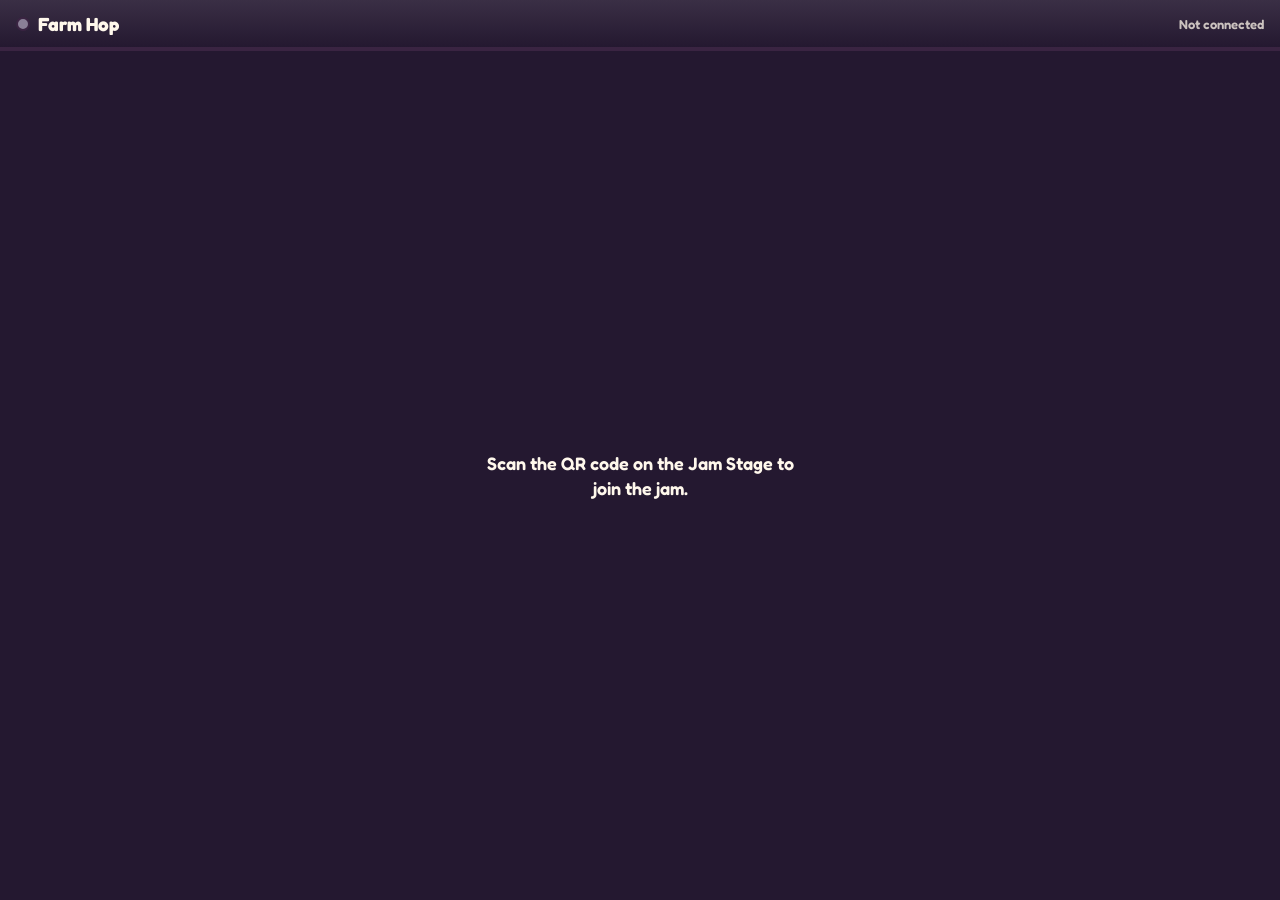
<file: remote/index.html>
<!doctype html>
<html lang="en">
<head>
<meta charset="utf-8">
<meta name="viewport" content="width=device-width, initial-scale=1, maximum-scale=1, user-scalable=no, viewport-fit=cover">
<meta name="robots" content="noindex">
<meta name="theme-color" content="#241830">
<title>Farm Hop Jam</title>
<link rel="icon" href="../icon.svg" type="image/svg+xml">
<link rel="apple-touch-icon" href="https://farmhop.fun/apple-touch-icon.png">
<!-- the picture and words shown when someone shares a link in Messages, WhatsApp and the like -->
<meta property="og:type" content="website">
<meta property="og:site_name" content="Farm Hop">
<meta property="og:title" content="Come play Farm Hop with me!">
<meta property="og:description" content="Tap to join my game of Betty Lou's Farm Hop.">
<meta property="og:url" content="https://farmhop.fun/remote/">
<meta property="og:image" content="https://farmhop.fun/share.png">
<meta property="og:image:width" content="1200">
<meta property="og:image:height" content="630">
<meta property="og:image:alt" content="Betty Lou's farm, with the Farm Hop! logo">
<meta name="twitter:card" content="summary_large_image">
<link rel="preconnect" href="https://fonts.googleapis.com">
<link rel="preconnect" href="https://fonts.gstatic.com" crossorigin>
<link href="https://fonts.googleapis.com/css2?family=Fredoka:wght@500;600;700&family=Noto+Sans+SC:wght@500;700&display=swap" rel="stylesheet">
<link rel="stylesheet" href="remote.css">
</head>
<body>
<header class="bar">
  <div class="who"><span id="dot" class="dot"></span><span id="whoName">Farm Hop</span></div>
  <span id="status" class="status" role="status"></span>
  <button id="changeBtn" class="chip" hidden></button>
</header>

<main>
  <p id="msg" class="msg" hidden></p>

  <section id="picker" hidden>
    <h2 id="pickTitle"></h2>
    <div id="pickGrid"></div>
  </section>

  <section id="hop" hidden>
    <p id="hopState" class="hopState"></p>
    <div id="hopPad" class="hopPad"><span class="hopArrow">&#x25B2;</span><small id="hopHint"></small></div>
    <button id="dashBtn" class="dashBtn" hidden><span>&#x25B2;&#x25B2;</span><b id="dashN"></b><small id="dashCd"></small></button>
    <div class="hopKeys">
      <button class="round" data-dx="-1" data-dr="0">&#x25C0;</button>
      <button class="round" data-dx="0" data-dr="-1">&#x25BC;</button>
      <button class="round" data-dx="1" data-dr="0">&#x25B6;</button>
    </div>
  </section>

  <section id="deck" hidden>
    <div class="play">
      <div id="pads" class="pads"></div>
      <div id="drums" class="pads drums" hidden></div>
      <label id="susRow" class="sus"><span id="susLabel"></span><input id="sus" type="range" min="0" max="100" step="5"></label>
    </div>
    <aside class="side">
      <button id="instBtn" class="round inst" hidden></button>
      <button id="octUp" class="round">+</button>
      <div class="oct"><b id="octN">0</b><small id="octLabel"></small></div>
      <button id="octDown" class="round">&minus;</button>
    </aside>
  </section>
</main>

<script src="../relay-config.js"></script>
<script type="module" src="remote.js"></script>
</body>
</html>
</file>
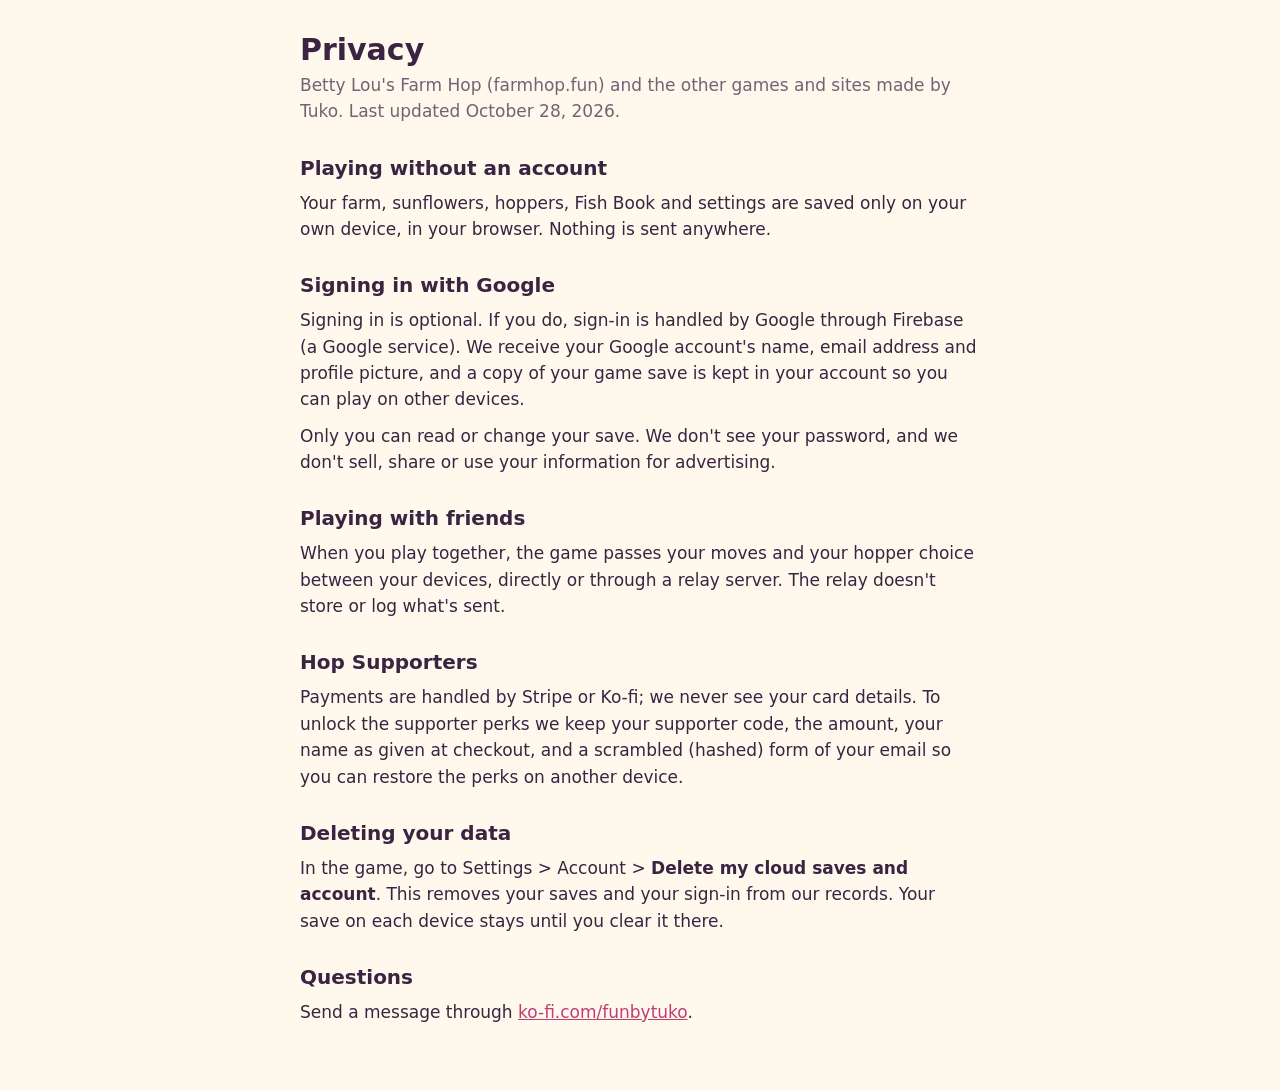
<file: privacy.html>
<!doctype html>
<html lang="en">
<head>
<meta charset="utf-8">
<meta name="viewport" content="width=device-width,initial-scale=1">
<title>Privacy · Betty Lou's Farm Hop</title>
<link rel="icon" href="icon.svg">
<style>
  :root { --ink: #3a2442; --cream: #fff8ec; --pink: #ff5f9e; }
  body { margin: 0; background: var(--cream); color: var(--ink); font: 17px/1.55 system-ui, -apple-system, "Segoe UI", sans-serif; }
  main { max-width: 680px; margin: 0 auto; padding: 32px 16px 56px; }
  h1 { font-size: 30px; line-height: 1.2; margin: 0 0 4px; }
  h2 { font-size: 20px; margin: 28px 0 6px; }
  p, li { margin: 0 0 10px; }
  .sub { opacity: .7; margin-bottom: 24px; }
  a { color: #c23d78; }
</style>
</head>
<body>
<main>
  <h1>Privacy</h1>
  <p class="sub">Betty Lou's Farm Hop (farmhop.fun) and the other games and sites made by Tuko. Last updated October 28, 2026.</p>

  <h2>Playing without an account</h2>
  <p>Your farm, sunflowers, hoppers, Fish Book and settings are saved only on your own device, in your browser. Nothing is sent anywhere.</p>

  <h2>Signing in with Google</h2>
  <p>Signing in is optional. If you do, sign-in is handled by Google through Firebase (a Google service). We receive your Google account's name, email address and profile picture, and a copy of your game save is kept in your account so you can play on other devices.</p>
  <p>Only you can read or change your save. We don't see your password, and we don't sell, share or use your information for advertising.</p>

  <h2>Playing with friends</h2>
  <p>When you play together, the game passes your moves and your hopper choice between your devices, directly or through a relay server. The relay doesn't store or log what's sent.</p>

  <h2>Hop Supporters</h2>
  <p>Payments are handled by Stripe or Ko-fi; we never see your card details. To unlock the supporter perks we keep your supporter code, the amount, your name as given at checkout, and a scrambled (hashed) form of your email so you can restore the perks on another device.</p>

  <h2>Deleting your data</h2>
  <p>In the game, go to Settings &gt; Account &gt; <b>Delete my cloud saves and account</b>. This removes your saves and your sign-in from our records. Your save on each device stays until you clear it there.</p>

  <h2>Questions</h2>
  <p>Send a message through <a href="https://ko-fi.com/funbytuko">ko-fi.com/funbytuko</a>.</p>
</main>
</body>
</html>
</file>
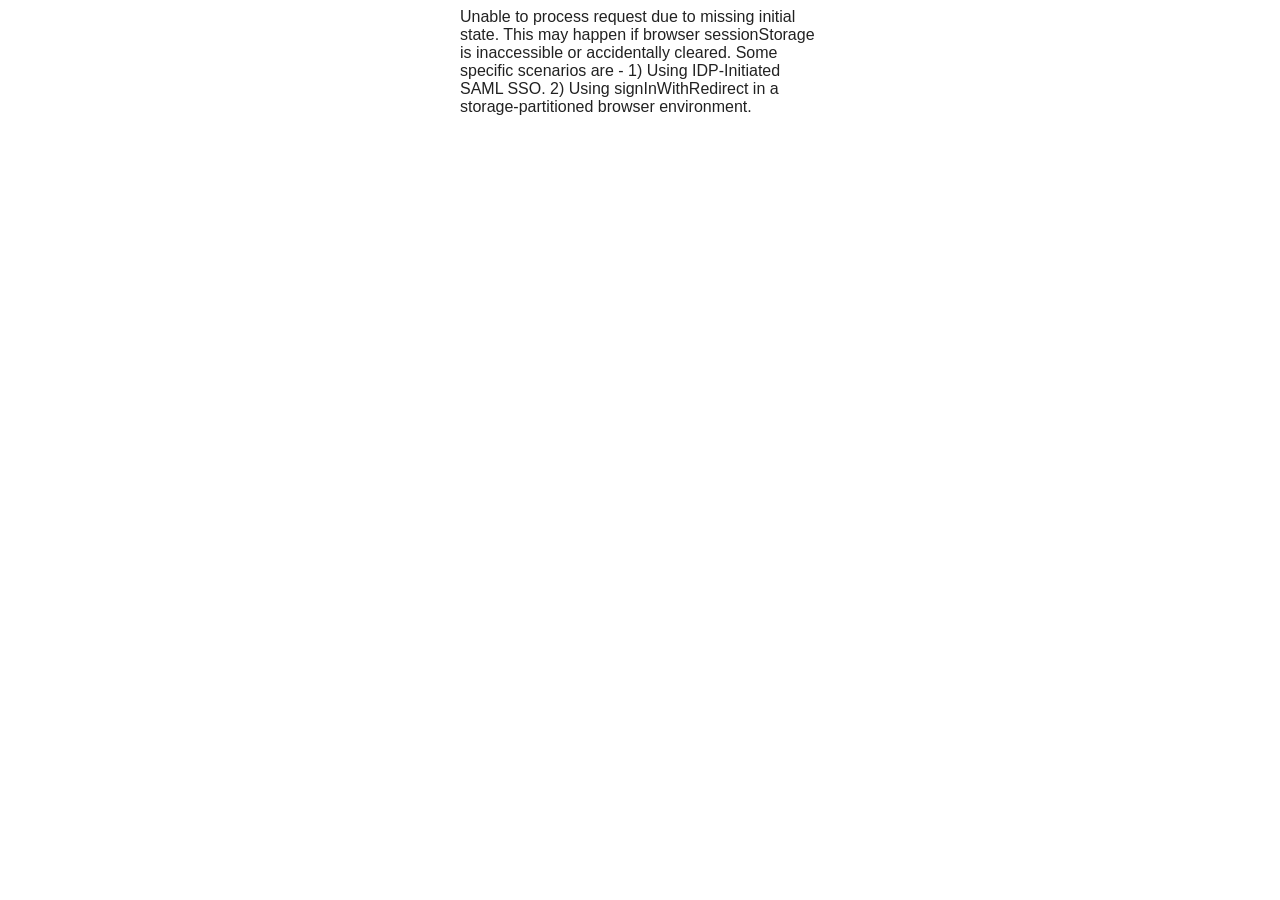
<file: __/auth/handler.html>
<!DOCTYPE html>
<html>
<head>
<meta name=viewport content="width=device-width, initial-scale=1">
<meta http-equiv="Content-Type" content="text/html; charset=utf-8">
<script type="text/javascript" src="experiments.js"></script>
<script type="text/javascript" src="handler.js"></script>
<script type="text/javascript" nonce="firebase-auth-helper">
var POST_BODY = '{{POST_BODY}}';
fireauth.oauthhelper.widget.initialize();
</script>
</head>
<body>
</body>
</html>
</file>
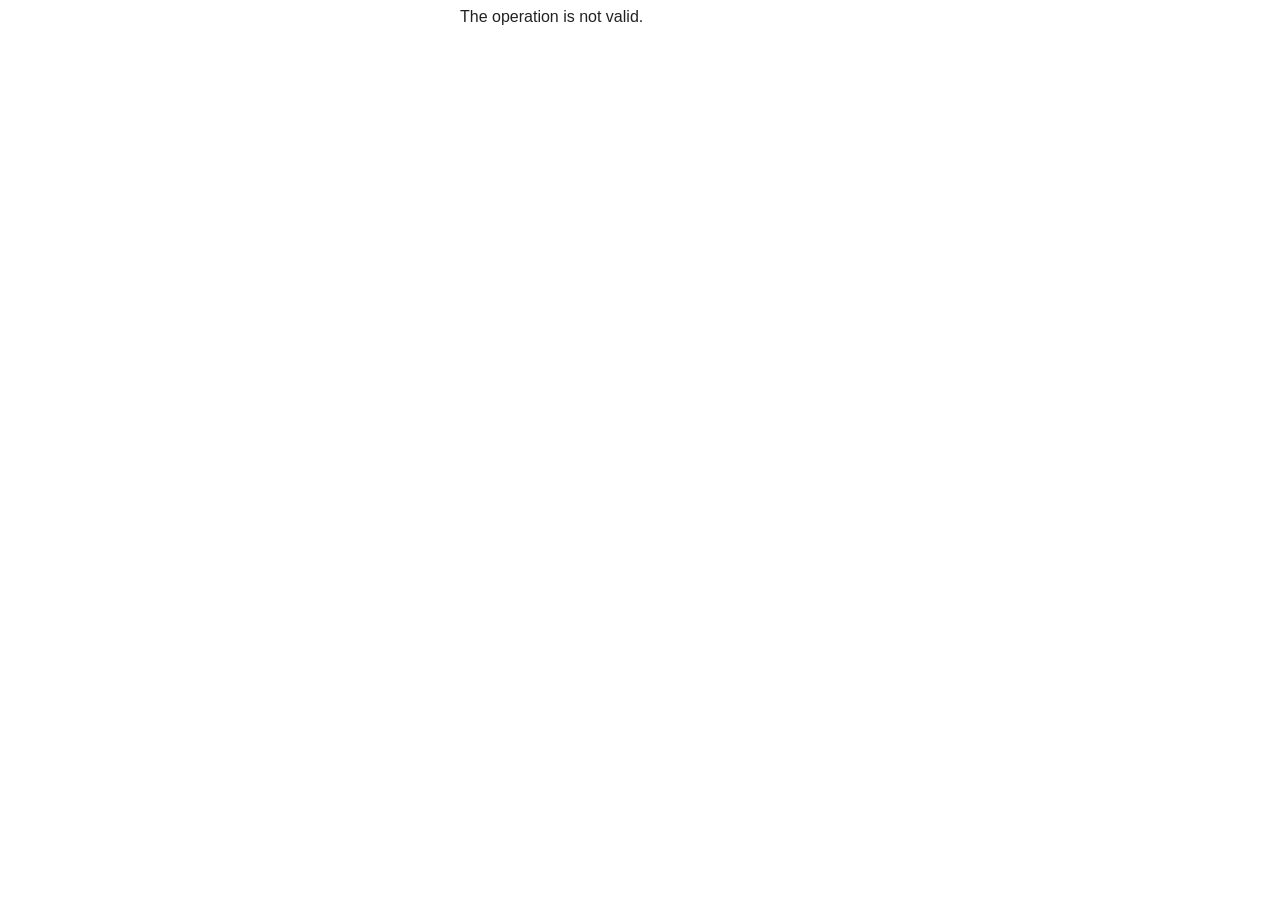
<file: __/auth/links.html>
<!DOCTYPE html>
<html>
<head>
<meta name=viewport content="width=device-width, initial-scale=1">
<meta http-equiv="Content-Type" content="text/html; charset=utf-8">
<script src="links.js"></script>
</head>
<body>
</body>
</html>
</file>
<file: remote/remote.css>
/* Farm Hop Jam: the phone side. A dark synth deck in the game's toy style:
   plum ink, cream chips, chunky rounded pads in the hopper's colour. */
:root {
  --ink: #3a2442;
  --ink-soft: rgba(58, 36, 66, .35);
  --cream: #fff8ec;
  --sky: #8fd8ff;
  --leaf: #6bd864;
  --berry: #ff7fb8;
  --deck: #241830;
  --c: #ff7fb8;   /* the hopper's colour, set once picked */
}
* { box-sizing: border-box; }
html, body {
  margin: 0; height: 100%; overflow: hidden;
  background: var(--deck); color: var(--cream);
  font-family: 'Fredoka', 'Noto Sans SC', 'PingFang SC', 'Microsoft YaHei', system-ui, sans-serif; font-weight: 600;
  -webkit-user-select: none; user-select: none; -webkit-touch-callout: none;
  -webkit-tap-highlight-color: transparent; touch-action: none; overscroll-behavior: none;
}
body {
  position: fixed; inset: 0; display: flex; flex-direction: column;
  padding: env(safe-area-inset-top) env(safe-area-inset-right) env(safe-area-inset-bottom) env(safe-area-inset-left);
}
button { font: inherit; color: inherit; }
[hidden] { display: none !important; }

.bar { display: flex; align-items: center; gap: 10px; padding: 12px 16px; border-bottom: 4px solid var(--ink); background: linear-gradient(#3a2f45, var(--deck)); }
.who { display: flex; align-items: center; gap: 8px; font-size: 19px; font-weight: 700; min-width: 0; }
.who span:last-child { overflow: hidden; text-overflow: ellipsis; white-space: nowrap; }
.dot { width: 14px; height: 14px; border-radius: 50%; border: 2.5px solid var(--ink); background: #8a7f96; flex: none; }
.dot.ok { background: var(--leaf); }
.status { flex: 1; text-align: right; font-size: 13px; opacity: .75; }
.chip {
  border: 2.5px solid var(--ink); border-radius: 999px; background: var(--cream); color: var(--ink);
  padding: 3px 12px 5px; font-size: 14px; font-weight: 700; box-shadow: 0 3px 0 var(--ink-soft); cursor: pointer;
}

main { flex: 1; min-height: 0; display: flex; flex-direction: column; justify-content: center; gap: 12px; padding: 16px; }
.msg { margin: auto; max-width: 320px; text-align: center; font-size: 18px; line-height: 1.35; }

#picker { display: flex; flex-direction: column; align-items: center; gap: 16px; overflow: auto; }
#picker h2 { margin: 0; font-size: 24px; }
#pickGrid { display: grid; grid-template-columns: repeat(auto-fill, minmax(140px, 1fr)); gap: 12px; width: 100%; max-width: 520px; }
.pick {
  position: relative; padding: 18px 10px; border-radius: 20px; cursor: pointer;
  border: 3px solid var(--ink); background: var(--c); color: var(--ink);
  font-size: 18px; font-weight: 700; box-shadow: inset 0 -6px 0 rgba(0, 0, 0, .15), 0 4px 0 rgba(0, 0, 0, .4);
}
.pick:disabled { filter: grayscale(.8) brightness(.7); cursor: default; }
.pick small { display: block; font-size: 12px; opacity: .8; }

/* the hop pad: tap anywhere to hop forward, swipe to turn or step back */
#hop { flex: 1; min-height: 0; display: flex; flex-direction: column; gap: 14px; }
.hopState { margin: 0; min-height: 1.3em; text-align: center; font-size: 18px; font-weight: 700; }
.hopPad {
  flex: 1; min-height: 160px; display: grid; place-items: center; align-content: center; gap: 8px;
  border: 4px solid var(--ink); border-radius: 30px; touch-action: none;
  background: radial-gradient(ellipse 60% 50% at 50% 35%, rgba(255, 255, 255, .35), transparent 70%), var(--c);
  box-shadow: 0 0 0 6px var(--mark, transparent), inset 0 -10px 0 rgba(0, 0, 0, .15), 0 6px 0 rgba(0, 0, 0, .45);
  color: var(--ink);
}
.hopPad.on { filter: brightness(1.2); transform: scale(.98); }
.dashBtn { flex: none; display: flex; align-items: center; justify-content: center; gap: 12px; height: 84px; border: 0; border-radius: 22px; background: #7fbfe6; color: #2a1838; font: inherit; font-size: 26px; font-weight: 700; }
.dashBtn[hidden] { display: none; }
.dashBtn.empty { filter: saturate(.3) brightness(.8); }
.dashBtn small { font-size: 16px; }
.hopPad.out { filter: grayscale(.85) brightness(.7); }
.hopArrow { font-size: 64px; line-height: 1; }
.hopPad small { font-size: 14px; opacity: .8; text-align: center; padding: 0 12px; }
.hopKeys { display: flex; justify-content: center; gap: 28px; }
.hopKeys .round { width: 64px; height: 64px; font-size: 24px; }
#deck { flex: 1; min-height: 0; display: flex; gap: 14px; align-items: center; justify-content: center; }
.play { display: flex; flex-direction: column; gap: 16px; flex: 1; max-width: 640px; }
.pads { display: grid; grid-template-columns: repeat(6, 1fr); gap: 8px; }
.pads.drums { grid-template-columns: repeat(4, 1fr); }
.pad {
  aspect-ratio: .85; padding: 0; cursor: pointer;
  display: grid; place-items: center; align-content: center; gap: 2px;
  border: 3px solid var(--ink); border-radius: 14px;
  background: var(--pc, var(--c)); color: var(--ink); opacity: .85;
  box-shadow: inset 0 -6px 0 rgba(0, 0, 0, .18), 0 4px 0 rgba(0, 0, 0, .45);
  touch-action: none;
}
.drums .pad { aspect-ratio: 1.15; font-size: 14px; font-weight: 700; }
.pad.root { box-shadow: inset 0 0 0 3px rgba(255, 255, 255, .75), inset 0 -6px 0 rgba(0, 0, 0, .18), 0 4px 0 rgba(0, 0, 0, .45); }
.pad.on { opacity: 1; filter: brightness(1.3); transform: scale(.94); box-shadow: 0 0 22px var(--pc, var(--c)); }
.side { display: flex; flex-direction: column; align-items: center; gap: 10px; }
.round {
  width: 56px; height: 56px; border-radius: 50%; border: 3px solid var(--ink); cursor: pointer;
  background: radial-gradient(ellipse 20% 12% at 33% 22%, rgba(255, 255, 255, .95) 0 60%, rgba(255, 255, 255, 0) 100%), linear-gradient(var(--sky), #3f9fd8);
  color: #fff; font-size: 30px; font-weight: 700; line-height: 1; text-shadow: 0 2px 0 rgba(58, 36, 66, .5);
  box-shadow: inset 0 -6px 0 rgba(0, 0, 0, .12), 0 4px 0 rgba(0, 0, 0, .4);
}
.round:active { transform: scale(.92); }
.round:disabled { filter: grayscale(.8) brightness(.8); }
.round.inst { background: radial-gradient(ellipse 20% 12% at 33% 22%, rgba(255, 255, 255, .95) 0 60%, rgba(255, 255, 255, 0) 100%), linear-gradient(var(--berry), #d24a8a); font-size: 26px; }
.oct { display: flex; flex-direction: column; align-items: center; min-width: 56px; background: var(--cream); color: var(--ink); border: 3px solid var(--ink); border-radius: 14px; padding: 2px 6px 4px; }
.oct b { font-size: 22px; line-height: 1.1; }
.oct small { font-size: 10px; letter-spacing: .04em; text-transform: uppercase; opacity: .7; }
.sus { display: flex; align-items: center; gap: 12px; font-size: 13px; font-weight: 700; letter-spacing: .04em; text-transform: uppercase; }
.sus input {
  -webkit-appearance: none; appearance: none; flex: 1; height: 20px; margin: 0;
  border-radius: 999px; border: 2.5px solid var(--ink);
  background: linear-gradient(90deg, var(--leaf) 0 var(--fill, 35%), var(--cream) var(--fill, 35%) 100%);
  touch-action: pan-x;
}
.sus input::-webkit-slider-thumb { -webkit-appearance: none; width: 32px; height: 32px; border-radius: 50%; background: radial-gradient(circle at 35% 30%, #fff6c8 0 18%, #ffd24a 19%); border: 3px solid var(--ink); }
.sus input::-moz-range-thumb { width: 28px; height: 28px; border-radius: 50%; background: #ffd24a; border: 3px solid var(--ink); }
#deck.drumMode .side .oct, #deck.drumMode #octUp, #deck.drumMode #octDown, #deck.drumMode .sus { visibility: hidden; }
@media (orientation: portrait) { .pad { aspect-ratio: .6; } .drums .pad { aspect-ratio: .9; } }
@media (orientation: landscape) and (max-height: 520px) {
  main { padding: 10px 16px; }
  .bar { padding: 8px 16px; }
  .pad { aspect-ratio: 1.25; }
  .play { gap: 10px; }
}
</file>
